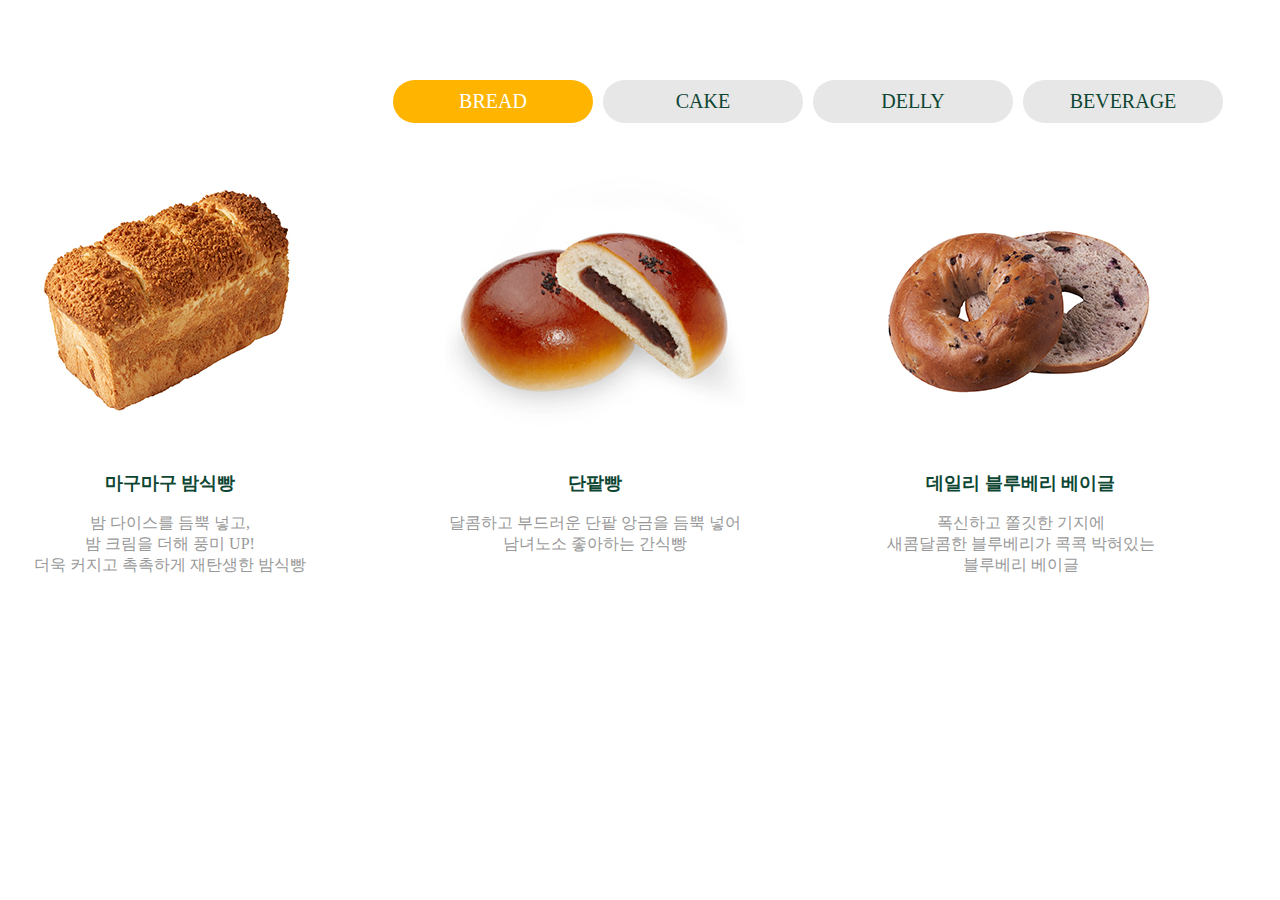
<file: project_team_tousles/tab.html>
<!DOCTYPE html>
<html lang="ko">
<head>
    <meta charset="UTF-8">
    <title>tab example</title>
    <script src="https://code.jquery.com/jquery-1.10.2.js"></script>

    <style>
        * {
            box-sizing: border-box;
        }

        #container {
            width: 1600px;
            margin: 50px auto;
            text-align: center;
            background-color: rgb(255, 255, 255);
            padding: 30px 0;
            height: 550px;
        }

        .tab {
            width: max-content;
            list-style: none;
            margin: auto;
            padding: 0;
            overflow: hidden;
        }

        .tab li {
            background: #e7e7e7;
            width: 200px;
            margin: 0 5px;
            float: left;
            border-radius: 50px;
        }

        .tab li a {
            display: inline-block;
            color: #0d4633;
            text-align: center;
            text-decoration: none;
            padding: 10px 0px;
            font-size: 20px;
            transition: 0.3s;
            border-bottom: 0;
        }

        .tabcontent {
            display: none;
            padding: 6px 12px;
            color: #989898;
        }

        .tabcontent img {}

        ul.tab li.current {
            background: #ffb500;
        }

        ul.tab li.current a {
            color: white;

        }

        .tabcontent.current {
            display: block;
        }
        .ct1{
            display: flex;
            justify-content: space-between;
            padding-top: 20px;}
        
            .p1{
                color: #0d4633;
                font-weight: bold;
                font-size: large}

    </style>

</head>

<body>
    <div id="container">

        <ul class="tab">
            <li class="current" data-tab="tab1"><a href="#">BREAD</a></li>
            <li data-tab="tab2"><a href="#">CAKE</a></li>
            <li data-tab="tab3"><a href="#">DELLY</a></li>
            <li data-tab="tab4"><a href="#">BEVERAGE</a></li>
        </ul>

        <div id="tab1" class="tabcontent current">
            <div class="ct1">
                <div class="c1">
                    <a href="#"><img src="bread1.jpg"></a>
                    <p class="p1">마구마구 밤식빵</p>
                    <p>밤 다이스를 듬뿍 넣고,<br>
                    밤 크림을 더해 풍미 UP!<br>
                    더욱 커지고 촉촉하게 재탄생한 밤식빵</p>
                </div>
                <div class="c1">
                    <a href="#"><img src="bread2.jpg"></a>
                    <p class="p1">단팥빵</p>
                    <p>달콤하고 부드러운 단팥 앙금을 듬뿍 넣어<br>
                        남녀노소 좋아하는 간식빵</p>
                </div>
                <div class="c1">
                    <a href="#"><img src="bread3.jpg"></a>
                    <p class="p1">데일리 블루베리 베이글</p>
                    <p>폭신하고 쫄깃한 기지에 <br>
                        새콤달콤한 블루베리가 콕콕 박혀있는 <br>
                        블루베리 베이글</p>
                </div>
                <div class="c1">
                    <a href="#"><img src="bread4.jpg"></a>
                    <p class="p1">사르르 우유 크림빵</p>
                    <p>쫄깃 폭신한 빵에 진한 우유 크림이 <br>
                        듬뿍 들어있어 먹는 순간 입 안에서<br>
                        사르르 녹는 제품</p>
                </div>
            </div>     
        </div>

        <div id="tab2" class="tabcontent">
            <div class="ct1">
                <div class="c1">
                    <a href="#"><img src="cake1.jpg"></a>
                    <p class="p1">플라워베리 생크림</p>
                    <p>부드럽고 촉촉한 화이트시트에<br>
                        풍부한 맛의 생크림과<br>
                        상큼한 과일로 장식한 생크림 케이크</p>
                </div>
                <div class="c1">
                    <a href="#"><img src="cake2.jpg"></a>
                    <p class="p1">초코생크림 케이크</p>
                    <p>신선한 초코생크림과 다크체리가 샌드된<br>
                        초코시트 위에 과일과 초콜릿으로<br>
                        장식한 생크림 케이크</p>
                </div>
                <div class="c1">
                    <a href="#"><img src="cake3.jpg"></a>
                    <p class="p1">진한 녹차 케이크</p>
                    <p>싱그러운 녹차 풍미가 살아있는<br>
                        시트와 부드러운 연유 크림이<br>
                        조화를 이룬 케이크</p>
                </div>
                <div class="c1">
                    <a href="#"><img src="cake4.jpg"></a>
                    <p class="p1">클래식 오브 치즈케이크</p>
                    <p>엄선한 자연치즈의 진한 풍미가<br>
                        그대로 살아있는 부드럽고 촉촉한<br>
                        수플레 타입의 클래식 치즈 케이크</p>
                </div>
            </div>     
        </div>

        <div id="tab3" class="tabcontent">
            <div class="ct1">
                <div class="c1">
                    <a href="#"><img src="delly1.jpg"></a>
                    <p class="p1">에그튜나 샌드위치</p>
                    <p>계란, 참치샐러드와 신선한 야채가<br>
                        어우러진 단백질 가득 곡물 샌드위치</p>
                </div>
                <div class="c1">
                    <a href="#"><img src="delly2.jpg"></a>
                    <p class="p1">반숙란 샌드위치</p>
                    <p>곡물식빵에 계란 샐러드와 반숙란이<br>
                        통째로 들어가 담백 듬직한 모닝 샌드위치</p>
                </div>
                <div class="c1">
                    <a href="#"><img src="delly3.jpg"></a>
                    <p class="p1">매콤치킨랩</p>
                    <p>매콤한 타코소스의 치킨과<br>
                        사워크림, 치즈, 야채가 더해진 랩 샌드위치</p>
                </div>
                <div class="c1">
                    <a href="#"><img src="delly4.jpg"></a>
                    <p class="p1">싱그러운 치킨텐더 그린 랩</p>
                    <p>클로렐라또띠아에 치킨텐더와<br>
                        다양한 야채를 넣은 담백하고<br>
                        건강한 랩 샌드위치</p>
                </div>
            </div>     
        </div>

        <div id="tab4" class="tabcontent">
            <div class="ct1">
                <div class="c1">
                    <a href="#"><img src="bever1.jpg"></a>
                    <p class="p1">아이스 아메리카노</p>
                    <p>뚜레쥬르만의 스페셜 고급원두를<br> 
                        적절한 비율로 블렌드 하여<br>
                        커피 본연의 맛과 향을 살린 아메리카노</p>
                </div>
                <div class="c1">
                    <a href="#"><img src="bever2.jpg"></a>
                    <p class="p1">복숭아 아이스티</p>
                    <p>시원하게 즐기는 복숭아 홍차</p>
                </div>
                <div class="c1">
                    <a href="#"><img src="bever3.jpg"></a>
                    <p class="p1">아이스 그린티 라떼</p>
                    <p>차광 녹차가 들어 있는 녹차가루와<br>
                        우유가 어우러진 시원한 그린티라떼</p>
                </div>
                <div class="c1">
                    <a href="#"><img src="bever4.jpg"></a>
                    <p class="p1">자몽 에이드</p>
                    <p>자몽과육과 탄산수를 넣어<br>
                        톡 쏘는 맛이 일품인 자몽에이드</p>
                </div>
            </div>     
        </div>
    </div>

    <script>
        $(function() {
            $('ul.tab li').click(function() {
                var activeTab = $(this).attr('data-tab');
                $('ul.tab li').removeClass('current');
                $('.tabcontent').removeClass('current');
                $(this).addClass('current');
                $('#' + activeTab).addClass('current');
            })
        });
    </script>


</body></html>
</file>
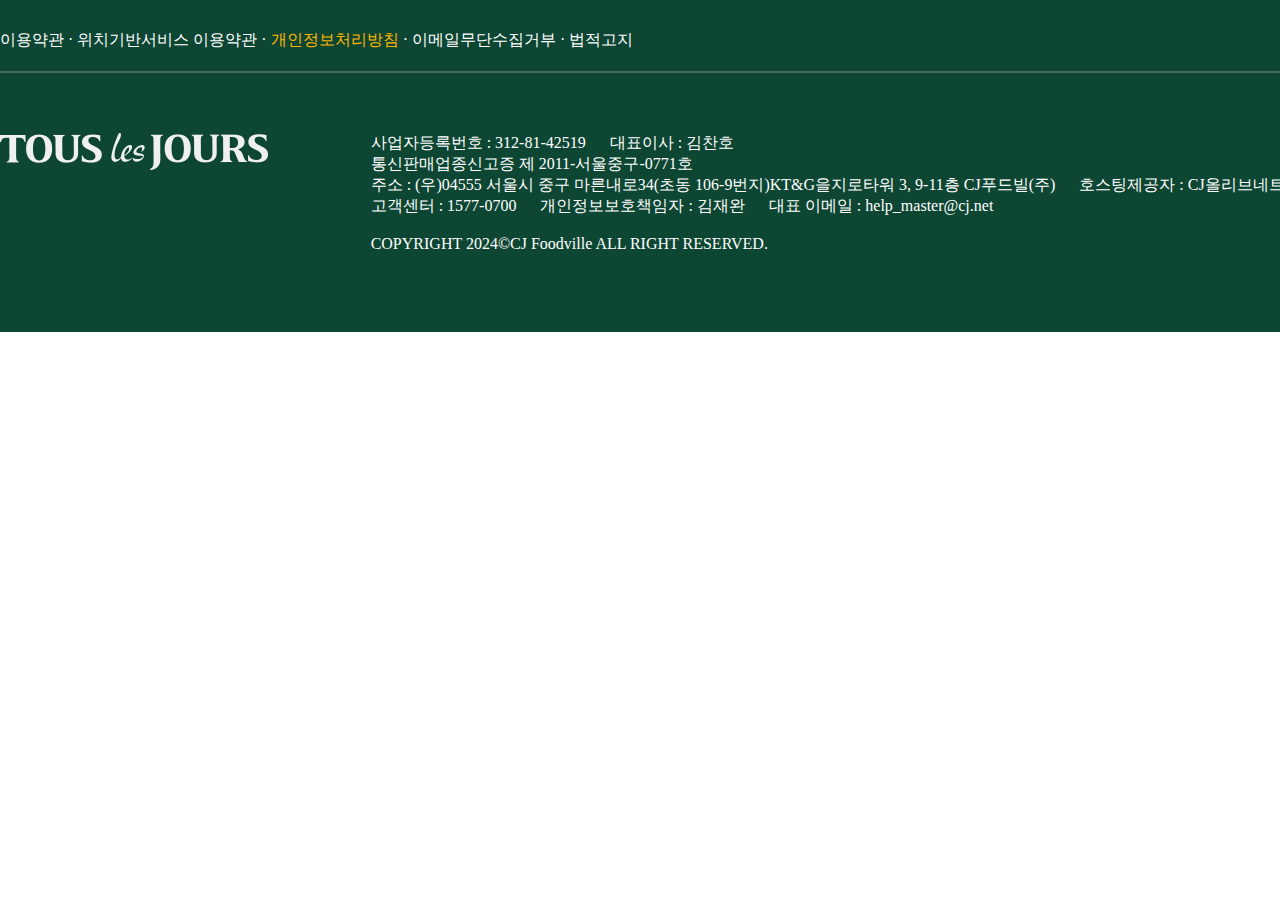
<file: project_team_tousles/event/footer.html>
<!doctype html>                 
<html lang="en">                
<head>                          
    <meta charset="utf-8">      
    <title> footer </title> 
<!-- Link NanumBarunGothic CSS -->
<link href="https://hangeul.pstatic.net/hangeul_static/css/nanum-barun-gothic.css" rel="stylesheet">
<link rel="stylesheet" href="footer.css"/>
</head>
<body>    
    <header>
    </header>                      

    <nav>
    </nav>

    <section>        
    </section>
    
    <footer>
        <div class="foot wrap">
            <div class="ftop">
                <p>이용약관 · 위치기반서비스 이용약관 · <span>개인정보처리방침</span> · 이메일무단수집거부 · 법적고지</p>
            </div><!--ftop-->
            <div class="fbootom">
                <div class="fleft"><img src="img/flogo.png"></div><!--fleft-->
                <div class="fcenter">
                    <p>사업자등록번호 : 312-81-42519 &nbsp;&nbsp;&nbsp;&nbsp; 대표이사 : 김찬호</p>
                    <p>통신판매업종신고증 제 2011-서울중구-0771호</p>
                    <p>주소 : (우)04555 서울시 중구 마른내로34(초동 106-9번지)KT&G을지로타워 3, 9-11층 CJ푸드빌(주) &nbsp;&nbsp;&nbsp;&nbsp; 호스팅제공자 : CJ올리브네트웍스(주)</p>
                    <p>고객센터 : 1577-0700 &nbsp;&nbsp;&nbsp;&nbsp; 개인정보보호책임자 : 김재완 &nbsp;&nbsp;&nbsp;&nbsp; 대표 이메일 : help_master@cj.net</p>                    
                    <br>
                    <p>COPYRIGHT 2024&copy;CJ Foodville ALL RIGHT RESERVED.</p>
                </div><!--fcenter-->
                <div class="fright">                    
                    <p><a href="https://www.youtube.com/@touslesjourskr"><img src="img/ic_you.png"></a></p>
                    <p><a href="https://www.facebook.com/TOUSlesJOURS"><img src="img/ic_face.png"></a></p>
                    <p><a href="https://www.instagram.com/touslesjours_kr/"><img src="img/ic_insta.png"></a></p>
                </div><!--fright-->
            </div><!--fbootom-->
        </div><!--foot-->
    </footer>
</body>    
</html>
</file>
<file: project_team_tousles/event/footer.css>
@charset "utf-8";

/*ONE-Mobile-POP CSS*/
@font-face {
    font-family: 'ONE-Mobile-POP';
    src: url('https://fastly.jsdelivr.net/gh/projectnoonnu/noonfonts_2105_2@1.0/ONE-Mobile-POP.woff') format('woff');
    font-weight: normal;
    font-style: normal;
}

* {margin: 0;
    padding: 0;
    box-sizing: border-box;
 }

 .wrap {
     width: 1600px;
     margin: auto;        
 }
 
 footer{
     height: 332px;
     background: #0d4633;
     background-size: 100% 100%;
     background-position: center center;

 }
 .foot{
     
     color: #fff;        
 }
 .ftop{
     border-bottom: 2px solid #436d5f;
     padding-bottom: 20px;
     padding-top: 30px;
     margin-bottom: 30px;
 }
 .foot .ftop span{
     color: #ffb500;
 }
 .fbootom{
     display: flex;
     justify-content: space-between;
     padding-top: 30px; 
 }
 .fright{        
     width: 154px;
     height: 40px;
     display: flex;
     justify-content: space-between;
     align-items: center;
     flex-wrap: wrap;
 }
 .fright img{
     width: 38px;
     height: 40px;       
 }
</file>
